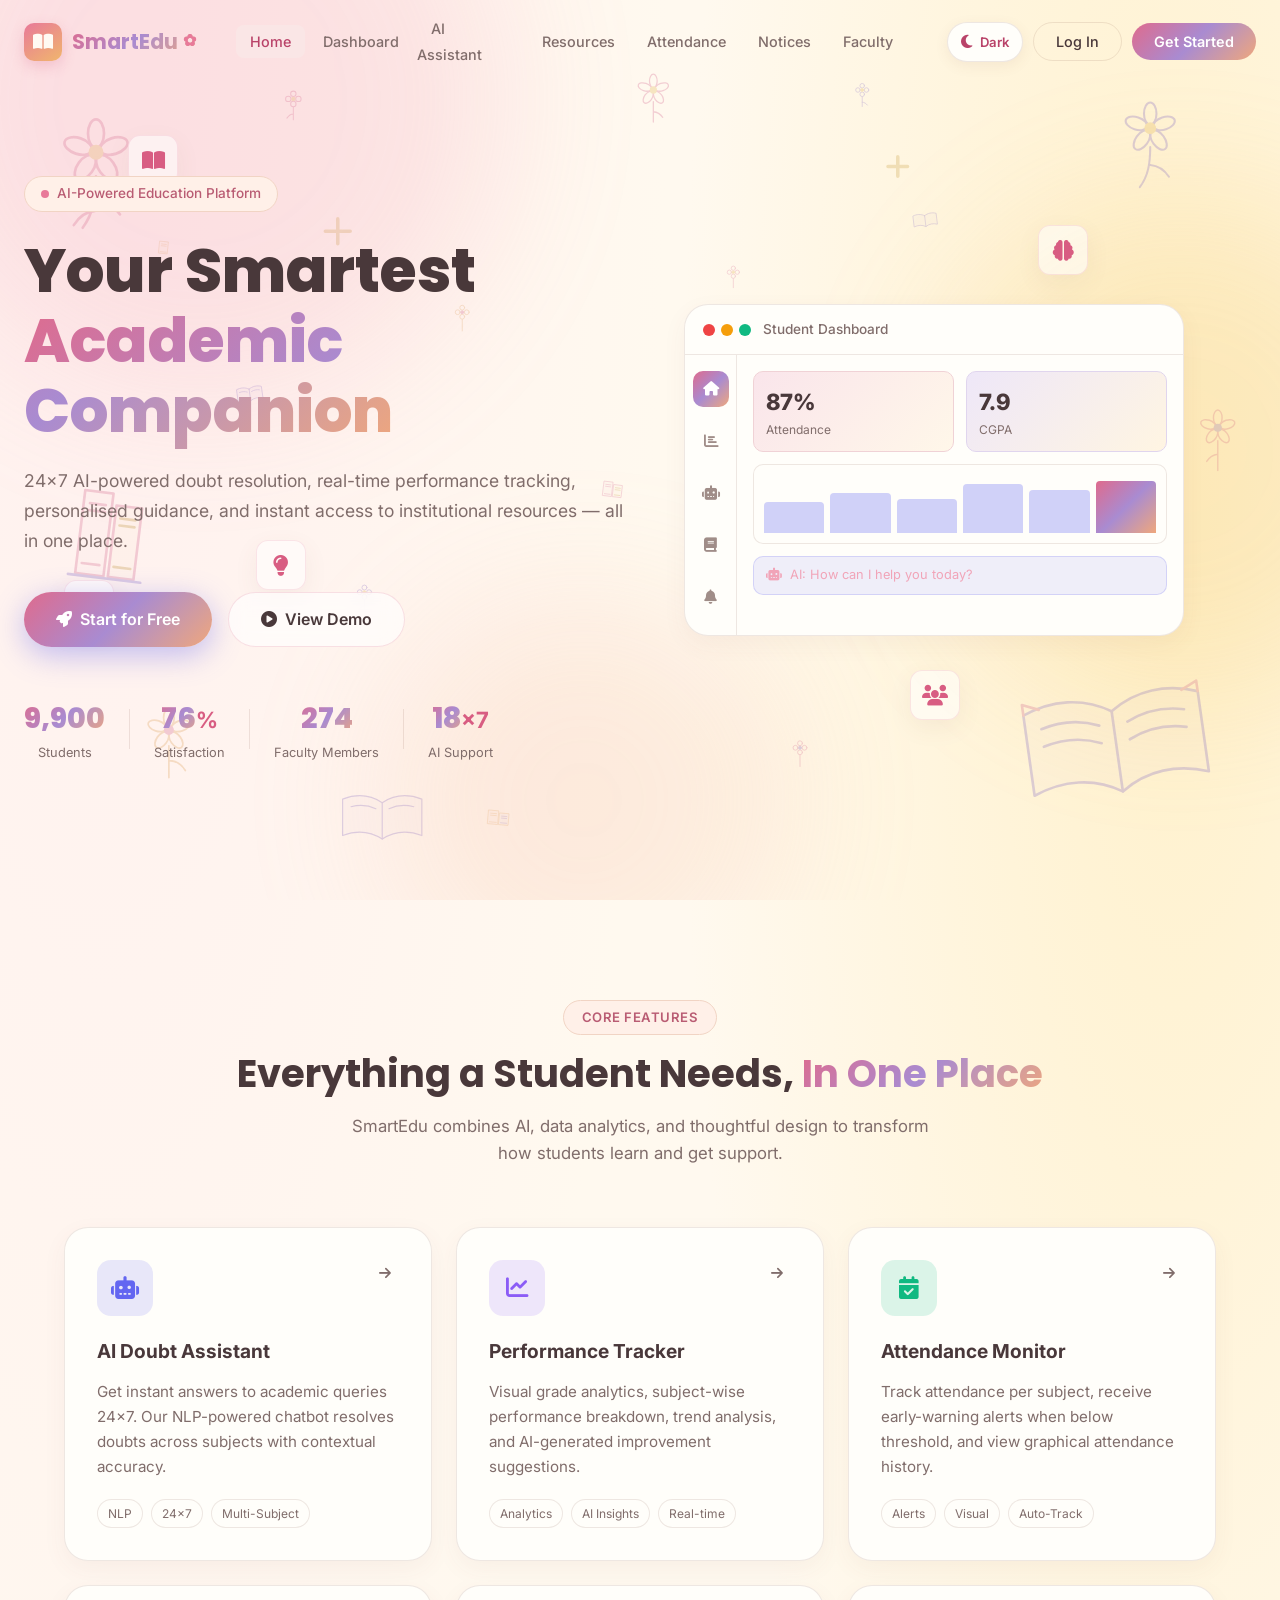
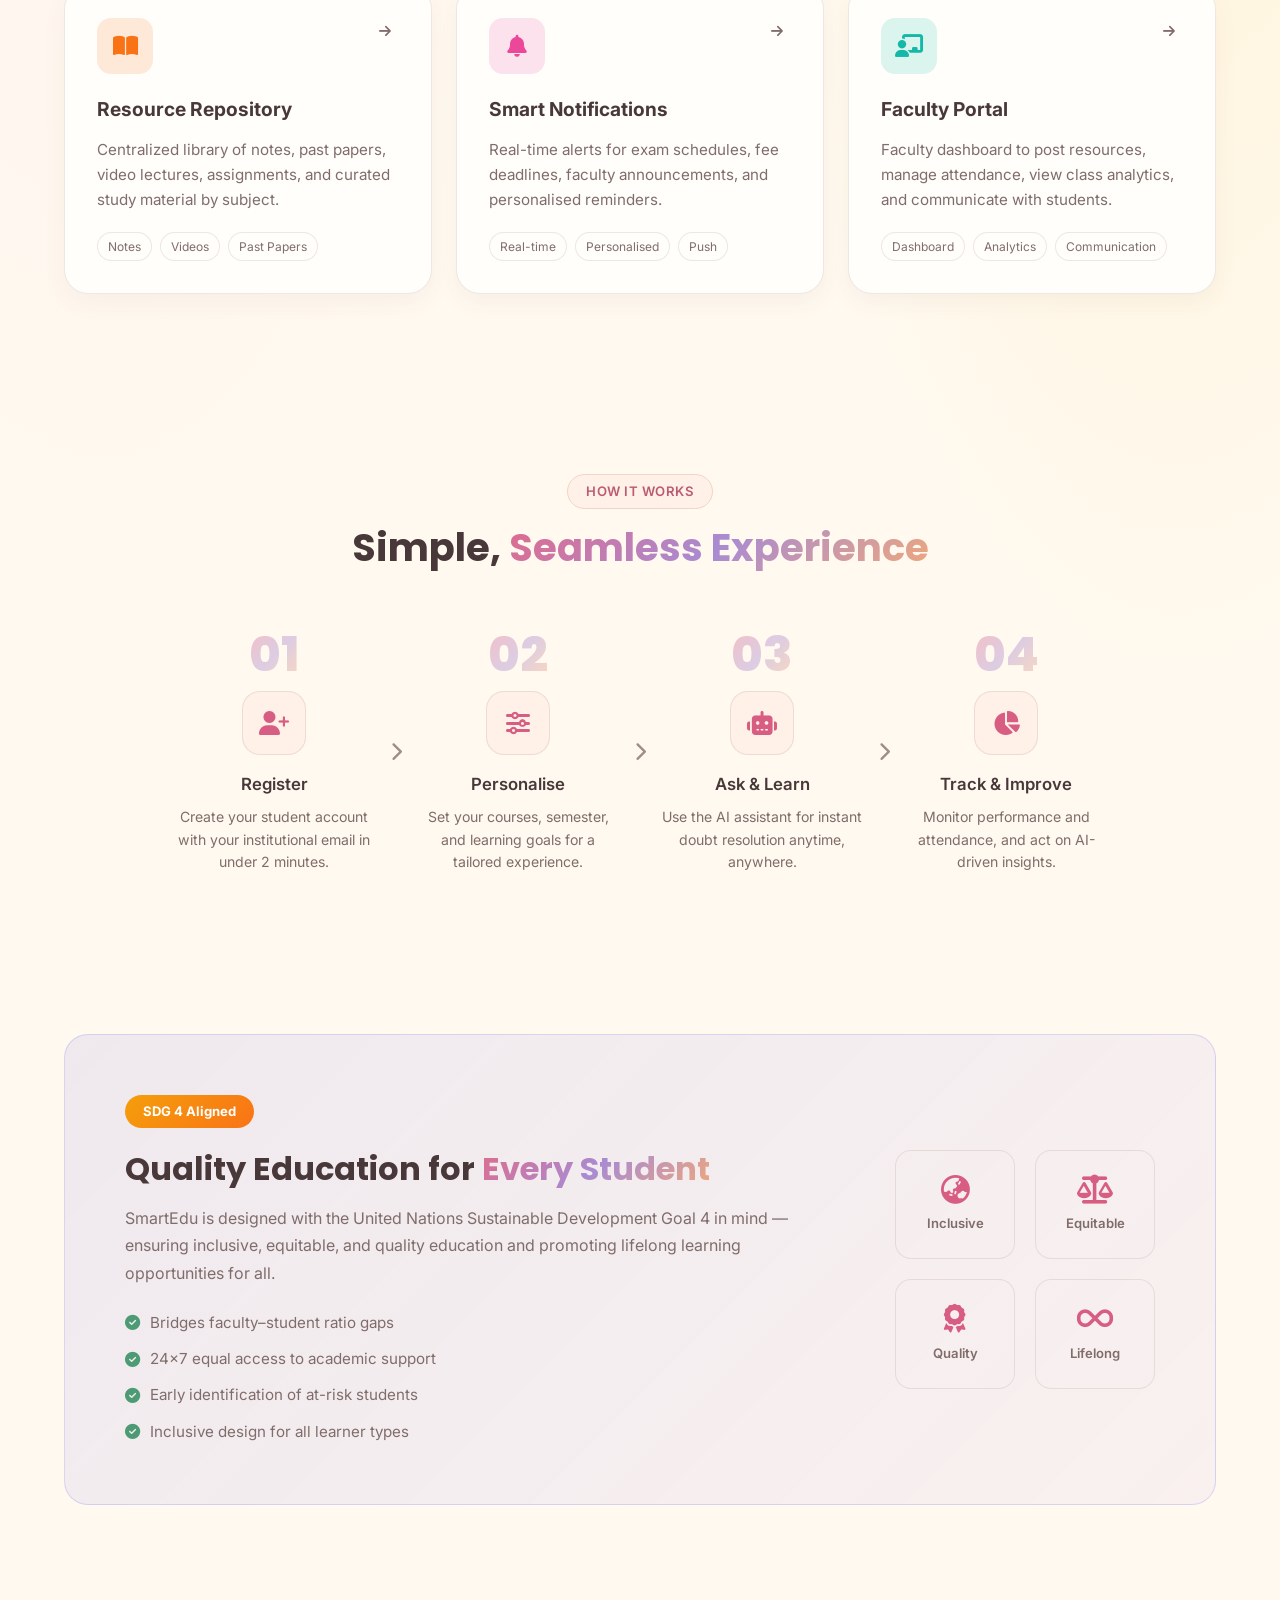
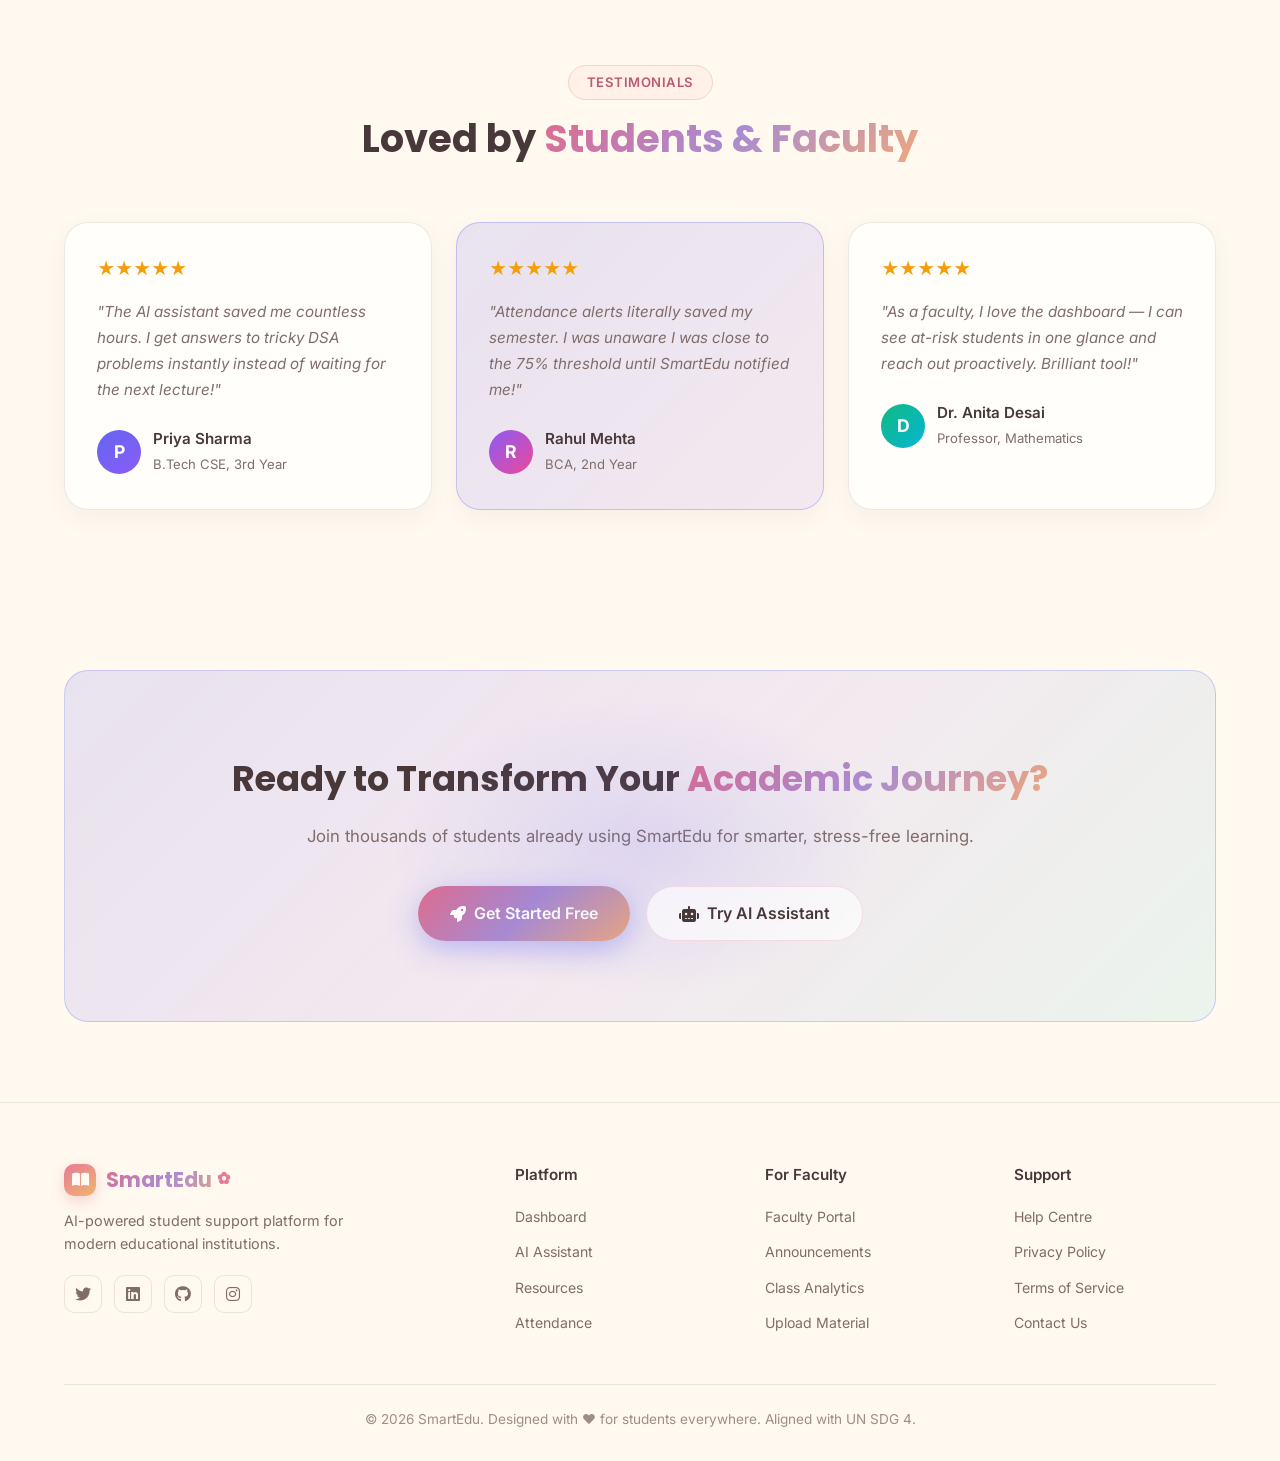
<file: index.html>
<!DOCTYPE html>
<html lang="en">
<head>
  <meta charset="UTF-8" />
  <meta name="viewport" content="width=device-width, initial-scale=1.0, viewport-fit=cover" />
  <title>SmartEdu — Student Support System</title>
  <link rel="stylesheet" href="css/styles.css" />
  <link rel="stylesheet" href="https://cdnjs.cloudflare.com/ajax/libs/font-awesome/6.5.0/css/all.min.css" />
  <link href="https://fonts.googleapis.com/css2?family=Inter:wght@300;400;500;600;700;800&family=Poppins:wght@300;400;500;600;700;800&display=swap" rel="stylesheet" />
</head>
<body>
  <!-- NAVBAR -->
  <nav class="navbar" id="navbar">
    <div class="nav-container">
      <a class="nav-brand" href="index.html">
        <div class="brand-icon"><i class="fas fa-book-open"></i></div>
        <span class="brand-name">SmartEdu</span>
      </a>
      <ul class="nav-links" id="navLinks">
        <li><a href="index.html" class="nav-link active">Home</a></li>
        <li><a href="dashboard.html" class="nav-link">Dashboard</a></li>
        <li><a href="chatbot.html" class="nav-link">AI Assistant</a></li>
        <li><a href="resources.html" class="nav-link">Resources</a></li>
        <li><a href="attendance.html" class="nav-link">Attendance</a></li>
        <li><a href="notices.html" class="nav-link">Notices</a></li>
        <li><a href="faculty.html" class="nav-link">Faculty</a></li>
      </ul>
      <div class="nav-actions">
        <button class="btn-ghost" onclick="window.location.href='login.html'">Log In</button>
        <button class="btn-primary" onclick="window.location.href='register.html'">Get Started</button>
        <button class="hamburger" id="hamburger" onclick="toggleMenu()">
          <span></span><span></span><span></span>
        </button>
      </div>
    </div>
  </nav>

  <!-- HERO SECTION -->
  <section class="hero">
    <div class="hero-bg">
      <div class="hero-blob blob-1"></div>
      <div class="hero-blob blob-2"></div>
      <div class="hero-blob blob-3"></div>
      <div class="floating-shapes">
        <div class="shape shape-1"><i class="fas fa-book-open"></i></div>
        <div class="shape shape-2"><i class="fas fa-brain"></i></div>
        <div class="shape shape-3"><i class="fas fa-chart-line"></i></div>
        <div class="shape shape-4"><i class="fas fa-users"></i></div>
        <div class="shape shape-5"><i class="fas fa-lightbulb"></i></div>
      </div>
    </div>
    <div class="hero-content">
      <div class="hero-badge">
        <span class="badge-dot"></span>
        AI-Powered Education Platform
      </div>
      <h1 class="hero-title">
        Your Smartest<br />
        <span class="gradient-text">Academic Companion</span>
      </h1>
      <p class="hero-subtitle">
        24×7 AI-powered doubt resolution, real-time performance tracking, personalised
        guidance, and instant access to institutional resources — all in one place.
      </p>
      <div class="hero-actions">
        <a href="register.html" class="btn-hero-primary">
          <i class="fas fa-rocket"></i> Start for Free
        </a>
        <a href="dashboard.html" class="btn-hero-secondary">
          <i class="fas fa-play-circle"></i> View Demo
        </a>
      </div>
      <div class="hero-stats">
        <div class="stat"><span class="stat-num" data-target="12500">0</span><span class="stat-label">Students</span></div>
        <div class="stat-divider"></div>
        <div class="stat"><span class="stat-num" data-target="98">0</span><span class="stat-plus">%</span><span class="stat-label">Satisfaction</span></div>
        <div class="stat-divider"></div>
        <div class="stat"><span class="stat-num" data-target="350">0</span><span class="stat-label">Faculty Members</span></div>
        <div class="stat-divider"></div>
        <div class="stat"><span class="stat-num" data-target="24">0</span><span class="stat-x">×7</span><span class="stat-label">AI Support</span></div>
      </div>
    </div>
    <div class="hero-visual">
      <div class="dashboard-preview">
        <div class="preview-header">
          <div class="preview-dots">
            <span class="dot red"></span><span class="dot yellow"></span><span class="dot green"></span>
          </div>
          <span class="preview-title">Student Dashboard</span>
        </div>
        <div class="preview-body">
          <div class="preview-sidebar">
            <div class="prev-menu active"><i class="fas fa-home"></i></div>
            <div class="prev-menu"><i class="fas fa-chart-bar"></i></div>
            <div class="prev-menu"><i class="fas fa-robot"></i></div>
            <div class="prev-menu"><i class="fas fa-book"></i></div>
            <div class="prev-menu"><i class="fas fa-bell"></i></div>
          </div>
          <div class="preview-main">
            <div class="prev-card blue">
              <span class="prev-card-val">87%</span>
              <span class="prev-card-lbl">Attendance</span>
            </div>
            <div class="prev-card purple">
              <span class="prev-card-val">7.9</span>
              <span class="prev-card-lbl">CGPA</span>
            </div>
            <div class="prev-chart">
              <div class="bar" style="height:55%"></div>
              <div class="bar" style="height:70%"></div>
              <div class="bar" style="height:60%"></div>
              <div class="bar" style="height:85%"></div>
              <div class="bar" style="height:75%"></div>
              <div class="bar active" style="height:90%"></div>
            </div>
            <div class="prev-ai">
              <i class="fas fa-robot"></i>
              <span>AI: How can I help you today?</span>
            </div>
          </div>
        </div>
      </div>
    </div>
  </section>

  <!-- FEATURES SECTION -->
  <section class="features-section" id="features">
    <div class="container">
      <div class="section-header">
        <div class="section-badge">Core Features</div>
        <h2 class="section-title">Everything a Student Needs, <span class="gradient-text">In One Place</span></h2>
        <p class="section-subtitle">SmartEdu combines AI, data analytics, and thoughtful design to transform how students learn and get support.</p>
      </div>
      <div class="features-grid">
        <div class="feature-card card-blue" onclick="window.location.href='chatbot.html'">
          <div class="feature-icon"><i class="fas fa-robot"></i></div>
          <h3>AI Doubt Assistant</h3>
          <p>Get instant answers to academic queries 24×7. Our NLP-powered chatbot resolves doubts across subjects with contextual accuracy.</p>
          <div class="feature-tags">
            <span class="tag">NLP</span><span class="tag">24×7</span><span class="tag">Multi-Subject</span>
          </div>
          <div class="feature-arrow"><i class="fas fa-arrow-right"></i></div>
        </div>
        <div class="feature-card card-purple" onclick="window.location.href='dashboard.html'">
          <div class="feature-icon"><i class="fas fa-chart-line"></i></div>
          <h3>Performance Tracker</h3>
          <p>Visual grade analytics, subject-wise performance breakdown, trend analysis, and AI-generated improvement suggestions.</p>
          <div class="feature-tags">
            <span class="tag">Analytics</span><span class="tag">AI Insights</span><span class="tag">Real-time</span>
          </div>
          <div class="feature-arrow"><i class="fas fa-arrow-right"></i></div>
        </div>
        <div class="feature-card card-green" onclick="window.location.href='attendance.html'">
          <div class="feature-icon"><i class="fas fa-calendar-check"></i></div>
          <h3>Attendance Monitor</h3>
          <p>Track attendance per subject, receive early-warning alerts when below threshold, and view graphical attendance history.</p>
          <div class="feature-tags">
            <span class="tag">Alerts</span><span class="tag">Visual</span><span class="tag">Auto-Track</span>
          </div>
          <div class="feature-arrow"><i class="fas fa-arrow-right"></i></div>
        </div>
        <div class="feature-card card-orange" onclick="window.location.href='resources.html'">
          <div class="feature-icon"><i class="fas fa-book-open"></i></div>
          <h3>Resource Repository</h3>
          <p>Centralized library of notes, past papers, video lectures, assignments, and curated study material by subject.</p>
          <div class="feature-tags">
            <span class="tag">Notes</span><span class="tag">Videos</span><span class="tag">Past Papers</span>
          </div>
          <div class="feature-arrow"><i class="fas fa-arrow-right"></i></div>
        </div>
        <div class="feature-card card-pink" onclick="window.location.href='notices.html'">
          <div class="feature-icon"><i class="fas fa-bell"></i></div>
          <h3>Smart Notifications</h3>
          <p>Real-time alerts for exam schedules, fee deadlines, faculty announcements, and personalised reminders.</p>
          <div class="feature-tags">
            <span class="tag">Real-time</span><span class="tag">Personalised</span><span class="tag">Push</span>
          </div>
          <div class="feature-arrow"><i class="fas fa-arrow-right"></i></div>
        </div>
        <div class="feature-card card-teal" onclick="window.location.href='faculty.html'">
          <div class="feature-icon"><i class="fas fa-chalkboard-teacher"></i></div>
          <h3>Faculty Portal</h3>
          <p>Faculty dashboard to post resources, manage attendance, view class analytics, and communicate with students.</p>
          <div class="feature-tags">
            <span class="tag">Dashboard</span><span class="tag">Analytics</span><span class="tag">Communication</span>
          </div>
          <div class="feature-arrow"><i class="fas fa-arrow-right"></i></div>
        </div>
      </div>
    </div>
  </section>

  <!-- HOW IT WORKS -->
  <section class="how-section">
    <div class="container">
      <div class="section-header">
        <div class="section-badge">How It Works</div>
        <h2 class="section-title">Simple, <span class="gradient-text">Seamless Experience</span></h2>
      </div>
      <div class="steps-container">
        <div class="step">
          <div class="step-number">01</div>
          <div class="step-icon"><i class="fas fa-user-plus"></i></div>
          <h3>Register</h3>
          <p>Create your student account with your institutional email in under 2 minutes.</p>
        </div>
        <div class="step-connector"><i class="fas fa-chevron-right"></i></div>
        <div class="step">
          <div class="step-number">02</div>
          <div class="step-icon"><i class="fas fa-sliders-h"></i></div>
          <h3>Personalise</h3>
          <p>Set your courses, semester, and learning goals for a tailored experience.</p>
        </div>
        <div class="step-connector"><i class="fas fa-chevron-right"></i></div>
        <div class="step">
          <div class="step-number">03</div>
          <div class="step-icon"><i class="fas fa-robot"></i></div>
          <h3>Ask & Learn</h3>
          <p>Use the AI assistant for instant doubt resolution anytime, anywhere.</p>
        </div>
        <div class="step-connector"><i class="fas fa-chevron-right"></i></div>
        <div class="step">
          <div class="step-number">04</div>
          <div class="step-icon"><i class="fas fa-chart-pie"></i></div>
          <h3>Track & Improve</h3>
          <p>Monitor performance and attendance, and act on AI-driven insights.</p>
        </div>
      </div>
    </div>
  </section>

  <!-- SDG SECTION -->
  <section class="sdg-section">
    <div class="container">
      <div class="sdg-card">
        <div class="sdg-left">
          <div class="sdg-badge">SDG 4 Aligned</div>
          <h2>Quality Education for <span class="gradient-text">Every Student</span></h2>
          <p>SmartEdu is designed with the United Nations Sustainable Development Goal 4 in mind — ensuring inclusive, equitable, and quality education and promoting lifelong learning opportunities for all.</p>
          <ul class="sdg-list">
            <li><i class="fas fa-check-circle"></i> Bridges faculty–student ratio gaps</li>
            <li><i class="fas fa-check-circle"></i> 24×7 equal access to academic support</li>
            <li><i class="fas fa-check-circle"></i> Early identification of at-risk students</li>
            <li><i class="fas fa-check-circle"></i> Inclusive design for all learner types</li>
          </ul>
        </div>
        <div class="sdg-right">
          <div class="sdg-icon-grid">
            <div class="sdg-ico"><i class="fas fa-globe-asia"></i><span>Inclusive</span></div>
            <div class="sdg-ico"><i class="fas fa-balance-scale"></i><span>Equitable</span></div>
            <div class="sdg-ico"><i class="fas fa-award"></i><span>Quality</span></div>
            <div class="sdg-ico"><i class="fas fa-infinity"></i><span>Lifelong</span></div>
          </div>
        </div>
      </div>
    </div>
  </section>

  <!-- TESTIMONIALS -->
  <section class="testimonials-section">
    <div class="container">
      <div class="section-header">
        <div class="section-badge">Testimonials</div>
        <h2 class="section-title">Loved by <span class="gradient-text">Students & Faculty</span></h2>
      </div>
      <div class="testimonials-grid">
        <div class="testimonial-card">
          <div class="stars">★★★★★</div>
          <p>"The AI assistant saved me countless hours. I get answers to tricky DSA problems instantly instead of waiting for the next lecture!"</p>
          <div class="testimonial-author">
            <div class="author-avatar blue">P</div>
            <div><strong>Priya Sharma</strong><span>B.Tech CSE, 3rd Year</span></div>
          </div>
        </div>
        <div class="testimonial-card featured">
          <div class="stars">★★★★★</div>
          <p>"Attendance alerts literally saved my semester. I was unaware I was close to the 75% threshold until SmartEdu notified me!"</p>
          <div class="testimonial-author">
            <div class="author-avatar purple">R</div>
            <div><strong>Rahul Mehta</strong><span>BCA, 2nd Year</span></div>
          </div>
        </div>
        <div class="testimonial-card">
          <div class="stars">★★★★★</div>
          <p>"As a faculty, I love the dashboard — I can see at-risk students in one glance and reach out proactively. Brilliant tool!"</p>
          <div class="testimonial-author">
            <div class="author-avatar green">D</div>
            <div><strong>Dr. Anita Desai</strong><span>Professor, Mathematics</span></div>
          </div>
        </div>
      </div>
    </div>
  </section>

  <!-- CTA SECTION -->
  <section class="cta-section">
    <div class="container">
      <div class="cta-card">
        <div class="cta-glow"></div>
        <h2>Ready to Transform Your <span class="gradient-text">Academic Journey?</span></h2>
        <p>Join thousands of students already using SmartEdu for smarter, stress-free learning.</p>
        <div class="cta-actions">
          <a href="register.html" class="btn-hero-primary"><i class="fas fa-rocket"></i> Get Started Free</a>
          <a href="chatbot.html" class="btn-hero-secondary"><i class="fas fa-robot"></i> Try AI Assistant</a>
        </div>
      </div>
    </div>
  </section>

  <!-- FOOTER -->
  <footer class="footer">
    <div class="container">
      <div class="footer-grid">
        <div class="footer-brand">
          <a class="nav-brand" href="index.html">
            <div class="brand-icon small"><i class="fas fa-book-open"></i></div>
            <span class="brand-name">SmartEdu</span>
          </a>
          <p>AI-powered student support platform for modern educational institutions.</p>
          <div class="social-links">
            <a href="#"><i class="fab fa-twitter"></i></a>
            <a href="#"><i class="fab fa-linkedin"></i></a>
            <a href="#"><i class="fab fa-github"></i></a>
            <a href="#"><i class="fab fa-instagram"></i></a>
          </div>
        </div>
        <div class="footer-col">
          <h4>Platform</h4>
          <ul>
            <li><a href="dashboard.html">Dashboard</a></li>
            <li><a href="chatbot.html">AI Assistant</a></li>
            <li><a href="resources.html">Resources</a></li>
            <li><a href="attendance.html">Attendance</a></li>
          </ul>
        </div>
        <div class="footer-col">
          <h4>For Faculty</h4>
          <ul>
            <li><a href="faculty.html">Faculty Portal</a></li>
            <li><a href="notices.html">Announcements</a></li>
            <li><a href="#">Class Analytics</a></li>
            <li><a href="#">Upload Material</a></li>
          </ul>
        </div>
        <div class="footer-col">
          <h4>Support</h4>
          <ul>
            <li><a href="#">Help Centre</a></li>
            <li><a href="#">Privacy Policy</a></li>
            <li><a href="#">Terms of Service</a></li>
            <li><a href="#">Contact Us</a></li>
          </ul>
        </div>
      </div>
      <div class="footer-bottom">
        <p>© 2026 SmartEdu. Designed with ❤️ for students everywhere. Aligned with UN SDG 4.</p>
      </div>
    </div>
  </footer>

  <script src="js/main.js"></script>
</body>
</html>
</file>
<file: css/styles.css>
:root {
  --primary: #d85d82;
  --primary-dark: #b94369;
  --primary-light: #f1a4b8;
  --secondary: #ee9c79;
  --purple: #9279c8;
  --accent: #e4b83f;
  --success: #4d9b75;
  --warning: #d49d32;
  --danger: #d65c60;
  --pink: #e47b9b;
  --teal: #65a895;
  --orange: #dc8a55;
  --bg: #fff9ef;
  --bg-card: #fffefa;
  --bg-card2: #fff1d3;
  --surface: #fff0e8;
  --border: rgba(125,77,67,0.13);
  --text: #49383a;
  --text-muted: #806d6b;
  --text-dim: #a08d88;
  --gradient: linear-gradient(135deg, #df6b8d, #a98bd1, #efa77c);
  --gradient2: linear-gradient(135deg, #a98bd1, #f0b66d);
  --gradient3: linear-gradient(135deg, #7caf8a, #d8bd62);
  --shadow: 0 10px 28px rgba(130,79,67,0.10);
  --shadow-lg: 0 22px 56px rgba(130,79,67,0.15);
  --radius: 16px;
  --radius-sm: 10px;
  --radius-lg: 24px;
  --transition: all 0.3s cubic-bezier(0.4,0,0.2,1);
}

* { margin: 0; padding: 0; box-sizing: border-box; }
html { scroll-behavior: smooth; }
body { font-family: 'Inter', sans-serif; background: var(--bg); color: var(--text); overflow-x: hidden; line-height: 1.6; }
a { text-decoration: none; color: inherit; }
ul { list-style: none; }
::-webkit-scrollbar { width: 6px; }
::-webkit-scrollbar-track { background: var(--bg); }
::-webkit-scrollbar-thumb { background: var(--primary); border-radius: 3px; }
.container { max-width: 1200px; margin: 0 auto; padding: 0 24px; }
.btn-primary { background: var(--gradient); color: #fff; border: none; padding: 10px 22px; border-radius: 50px; font-size: 0.9rem; font-weight: 600; cursor: pointer; transition: var(--transition); font-family: 'Inter', sans-serif; }
.btn-primary:hover { transform: translateY(-2px); box-shadow: 0 8px 20px rgba(99,102,241,0.4); }
.btn-ghost { background: transparent; color: var(--text); border: 1px solid var(--border); padding: 10px 22px; border-radius: 50px; font-size: 0.9rem; font-weight: 500; cursor: pointer; transition: var(--transition); font-family: 'Inter', sans-serif; }
.btn-ghost:hover { background: var(--surface); border-color: var(--primary); color: var(--primary); }
.btn-hero-primary { display: inline-flex; align-items: center; gap: 8px; background: var(--gradient); color: #fff; padding: 14px 32px; border-radius: 50px; font-size: 1rem; font-weight: 600; transition: var(--transition); box-shadow: 0 8px 30px rgba(99,102,241,0.4); }
.btn-hero-primary:hover { transform: translateY(-3px); box-shadow: 0 12px 40px rgba(99,102,241,0.5); }
.btn-hero-secondary { display: inline-flex; align-items: center; gap: 8px; background: rgba(255,255,255,0.08); color: var(--text); padding: 14px 32px; border-radius: 50px; font-size: 1rem; font-weight: 600; border: 1px solid var(--border); transition: var(--transition); backdrop-filter: blur(10px); }
.btn-hero-secondary:hover { background: rgba(255,255,255,0.14); transform: translateY(-3px); }

/* NAVBAR */
.navbar { position: fixed; top: 0; left: 0; right: 0; z-index: 1000; padding: 16px 0; transition: var(--transition); }
.navbar.scrolled { background: rgba(15,15,26,0.95); backdrop-filter: blur(20px); border-bottom: 1px solid var(--border); padding: 12px 0; }
.nav-container { max-width: 1300px; margin: 0 auto; padding: 0 24px; display: flex; align-items: center; gap: 40px; }
.nav-brand { display: flex; align-items: center; gap: 10px; font-family: 'Poppins', sans-serif; }
.brand-icon { width: 38px; height: 38px; background: var(--gradient); border-radius: 10px; display: flex; align-items: center; justify-content: center; font-size: 1.1rem; color: #fff; box-shadow: 0 4px 15px rgba(99,102,241,0.4); }
.brand-icon.small { width: 32px; height: 32px; font-size: 0.95rem; }
.brand-name { font-size: 1.3rem; font-weight: 700; background: var(--gradient); -webkit-background-clip: text; -webkit-text-fill-color: transparent; }
.nav-links { display: flex; align-items: center; gap: 4px; flex: 1; }
.nav-link { padding: 8px 14px; border-radius: 8px; font-size: 0.9rem; font-weight: 500; color: var(--text-muted); transition: var(--transition); }
.nav-link:hover, .nav-link.active { color: var(--text); background: rgba(255,255,255,0.08); }
.nav-actions { display: flex; align-items: center; gap: 10px; }
.hamburger { display: none; flex-direction: column; gap: 5px; background: none; border: none; cursor: pointer; padding: 8px; }
.hamburger span { display: block; width: 22px; height: 2px; background: var(--text); border-radius: 2px; transition: var(--transition); }

/* HERO */
.hero { min-height: 100vh; display: flex; align-items: center; position: relative; padding: 120px 24px 80px; max-width: 1300px; margin: 0 auto; gap: 60px; }
.hero-bg { position: fixed; inset: 0; z-index: -1; overflow: hidden; }
.hero-blob { position: absolute; border-radius: 50%; filter: blur(80px); opacity: 0.15; animation: blob-float 8s ease-in-out infinite; }
.blob-1 { width: 600px; height: 600px; background: var(--primary); top: -200px; left: -100px; animation-delay: 0s; }
.blob-2 { width: 500px; height: 500px; background: var(--secondary); top: 200px; right: -150px; animation-delay: 3s; }
.blob-3 { width: 400px; height: 400px; background: var(--accent); bottom: -100px; left: 30%; animation-delay: 6s; }
@keyframes blob-float { 0%, 100% { transform: translate(0,0) scale(1); } 33% { transform: translate(20px,-20px) scale(1.05); } 66% { transform: translate(-15px,15px) scale(0.95); } }
.floating-shapes { position: absolute; inset: 0; pointer-events: none; }
.shape { position: absolute; width: 50px; height: 50px; background: rgba(255,255,255,0.04); border: 1px solid rgba(255,255,255,0.08); border-radius: 12px; display: flex; align-items: center; justify-content: center; font-size: 1.3rem; color: var(--primary-light); animation: shape-float 6s ease-in-out infinite; }
.shape-1 { top: 15%; left: 10%; animation-delay: 0s; }
.shape-2 { top: 25%; right: 15%; animation-delay: 1s; }
.shape-3 { bottom: 30%; left: 5%; animation-delay: 2s; }
.shape-4 { bottom: 20%; right: 25%; animation-delay: 3s; }
.shape-5 { top: 60%; left: 20%; animation-delay: 1.5s; }
@keyframes shape-float { 0%, 100% { transform: translateY(0) rotate(0deg); } 50% { transform: translateY(-15px) rotate(10deg); } }
.hero-content { flex: 1; max-width: 600px; }
.hero-badge { display: inline-flex; align-items: center; gap: 8px; background: rgba(99,102,241,0.15); border: 1px solid rgba(99,102,241,0.3); color: var(--primary-light); padding: 6px 16px; border-radius: 50px; font-size: 0.85rem; font-weight: 500; margin-bottom: 24px; }
.badge-dot { width: 8px; height: 8px; background: var(--primary-light); border-radius: 50%; animation: pulse 2s ease-in-out infinite; }
@keyframes pulse { 0%, 100% { opacity: 1; transform: scale(1); } 50% { opacity: 0.5; transform: scale(0.8); } }
.hero-title { font-family: 'Poppins', sans-serif; font-size: clamp(2.5rem, 5vw, 3.8rem); font-weight: 800; line-height: 1.15; margin-bottom: 20px; }
.gradient-text { background: var(--gradient); -webkit-background-clip: text; -webkit-text-fill-color: transparent; background-clip: text; }
.hero-subtitle { font-size: 1.1rem; color: var(--text-muted); line-height: 1.7; margin-bottom: 36px; }
.hero-actions { display: flex; gap: 16px; flex-wrap: wrap; margin-bottom: 48px; }
.hero-stats { display: flex; align-items: center; gap: 24px; flex-wrap: wrap; }
.stat { text-align: center; }
.stat-num { font-size: 1.8rem; font-weight: 800; font-family: 'Poppins', sans-serif; background: var(--gradient); -webkit-background-clip: text; -webkit-text-fill-color: transparent; }
.stat-plus, .stat-x { font-size: 1.4rem; font-weight: 700; color: var(--primary); }
.stat-label { display: block; font-size: 0.8rem; color: var(--text-muted); margin-top: 2px; }
.stat-divider { width: 1px; height: 40px; background: var(--border); }
.hero-visual { flex: 1; max-width: 500px; }
.dashboard-preview { background: var(--bg-card); border: 1px solid var(--border); border-radius: var(--radius-lg); overflow: hidden; box-shadow: var(--shadow-lg); animation: float-preview 4s ease-in-out infinite; }
@keyframes float-preview { 0%, 100% { transform: translateY(0); } 50% { transform: translateY(-10px); } }
.preview-header { display: flex; align-items: center; gap: 12px; padding: 14px 18px; background: rgba(255,255,255,0.03); border-bottom: 1px solid var(--border); }
.preview-dots { display: flex; gap: 6px; }
.dot { width: 12px; height: 12px; border-radius: 50%; }
.dot.red { background: #ef4444; }
.dot.yellow { background: #f59e0b; }
.dot.green { background: #10b981; }
.preview-title { font-size: 0.85rem; color: var(--text-muted); font-weight: 500; }
.preview-body { display: flex; height: 280px; }
.preview-sidebar { width: 52px; background: rgba(255,255,255,0.02); border-right: 1px solid var(--border); display: flex; flex-direction: column; align-items: center; padding: 16px 0; gap: 16px; }
.prev-menu { width: 36px; height: 36px; border-radius: 10px; display: flex; align-items: center; justify-content: center; font-size: 0.9rem; color: var(--text-dim); cursor: pointer; transition: var(--transition); }
.prev-menu.active { background: var(--gradient); color: #fff; }
.preview-main { flex: 1; padding: 16px; display: grid; grid-template-columns: 1fr 1fr; gap: 12px; align-content: start; }
.prev-card { border-radius: var(--radius-sm); padding: 12px; display: flex; flex-direction: column; }
.prev-card.blue { background: linear-gradient(135deg, rgba(99,102,241,0.3), rgba(99,102,241,0.1)); border: 1px solid rgba(99,102,241,0.2); }
.prev-card.purple { background: linear-gradient(135deg, rgba(139,92,246,0.3), rgba(139,92,246,0.1)); border: 1px solid rgba(139,92,246,0.2); }
.prev-card-val { font-size: 1.4rem; font-weight: 800; color: #fff; }
.prev-card-lbl { font-size: 0.75rem; color: var(--text-muted); }
.prev-chart { grid-column: 1 / -1; background: rgba(255,255,255,0.03); border-radius: var(--radius-sm); border: 1px solid var(--border); padding: 10px; display: flex; align-items: flex-end; gap: 6px; height: 80px; }
.bar { flex: 1; background: rgba(99,102,241,0.3); border-radius: 4px 4px 0 0; transition: var(--transition); }
.bar.active { background: var(--gradient); }
.prev-ai { grid-column: 1 / -1; display: flex; align-items: center; gap: 8px; background: rgba(99,102,241,0.1); border: 1px solid rgba(99,102,241,0.2); border-radius: var(--radius-sm); padding: 8px 12px; font-size: 0.8rem; color: var(--primary-light); }

/* SECTION HEADERS */
.section-header { text-align: center; margin-bottom: 60px; }
.section-badge { display: inline-block; background: rgba(99,102,241,0.15); border: 1px solid rgba(99,102,241,0.3); color: var(--primary-light); padding: 6px 18px; border-radius: 50px; font-size: 0.82rem; font-weight: 600; letter-spacing: 0.5px; text-transform: uppercase; margin-bottom: 16px; }
.section-title { font-family: 'Poppins', sans-serif; font-size: clamp(1.8rem, 3vw, 2.6rem); font-weight: 700; line-height: 1.2; margin-bottom: 16px; }
.section-subtitle { font-size: 1.05rem; color: var(--text-muted); max-width: 600px; margin: 0 auto; }

/* FEATURES */
.features-section { padding: 100px 0; }
.features-grid { display: grid; grid-template-columns: repeat(auto-fit, minmax(340px, 1fr)); gap: 24px; }
.feature-card { background: var(--bg-card); border: 1px solid var(--border); border-radius: var(--radius-lg); padding: 32px; position: relative; overflow: hidden; cursor: pointer; transition: var(--transition); }
.feature-card::before { content: ''; position: absolute; top: 0; left: 0; right: 0; height: 3px; opacity: 0; transition: var(--transition); }
.feature-card:hover { transform: translateY(-6px); box-shadow: var(--shadow); }
.feature-card:hover::before { opacity: 1; }
.card-blue::before { background: linear-gradient(90deg, #6366f1, #8b5cf6); }
.card-purple::before { background: linear-gradient(90deg, #8b5cf6, #ec4899); }
.card-green::before { background: linear-gradient(90deg, #10b981, #06b6d4); }
.card-orange::before { background: linear-gradient(90deg, #f97316, #f59e0b); }
.card-pink::before { background: linear-gradient(90deg, #ec4899, #8b5cf6); }
.card-teal::before { background: linear-gradient(90deg, #14b8a6, #06b6d4); }
.feature-icon { width: 56px; height: 56px; border-radius: 14px; display: flex; align-items: center; justify-content: center; font-size: 1.4rem; margin-bottom: 20px; transition: var(--transition); }
.card-blue .feature-icon { background: rgba(99,102,241,0.15); color: #6366f1; }
.card-purple .feature-icon { background: rgba(139,92,246,0.15); color: #8b5cf6; }
.card-green .feature-icon { background: rgba(16,185,129,0.15); color: #10b981; }
.card-orange .feature-icon { background: rgba(249,115,22,0.15); color: #f97316; }
.card-pink .feature-icon { background: rgba(236,72,153,0.15); color: #ec4899; }
.card-teal .feature-icon { background: rgba(20,184,166,0.15); color: #14b8a6; }
.feature-card:hover .feature-icon { transform: scale(1.1) rotate(5deg); }
.feature-card h3 { font-size: 1.2rem; font-weight: 700; margin-bottom: 12px; }
.feature-card p { color: var(--text-muted); font-size: 0.95rem; line-height: 1.65; margin-bottom: 20px; }
.feature-tags { display: flex; gap: 8px; flex-wrap: wrap; }
.tag { background: rgba(255,255,255,0.06); border: 1px solid var(--border); padding: 4px 10px; border-radius: 50px; font-size: 0.75rem; color: var(--text-muted); }
.feature-arrow { position: absolute; top: 28px; right: 28px; width: 36px; height: 36px; background: rgba(255,255,255,0.06); border-radius: 50%; display: flex; align-items: center; justify-content: center; font-size: 0.85rem; color: var(--text-muted); transition: var(--transition); }
.feature-card:hover .feature-arrow { background: var(--primary); color: #fff; transform: rotate(-45deg); }

/* HOW IT WORKS */
.how-section { padding: 80px 0; background: rgba(255,255,255,0.02); }
.steps-container { display: flex; align-items: center; justify-content: center; gap: 16px; flex-wrap: wrap; }
.step { display: flex; flex-direction: column; align-items: center; text-align: center; max-width: 200px; position: relative; }
.step-number { font-size: 3rem; font-weight: 800; font-family: 'Poppins', sans-serif; background: var(--gradient); -webkit-background-clip: text; -webkit-text-fill-color: transparent; line-height: 1; margin-bottom: 12px; opacity: 0.4; }
.step-icon { width: 64px; height: 64px; background: var(--surface); border: 1px solid var(--border); border-radius: 18px; display: flex; align-items: center; justify-content: center; font-size: 1.5rem; color: var(--primary); margin-bottom: 16px; transition: var(--transition); }
.step:hover .step-icon { background: var(--gradient); color: #fff; transform: scale(1.1); border-color: transparent; }
.step h3 { font-size: 1.05rem; font-weight: 600; margin-bottom: 8px; }
.step p { font-size: 0.88rem; color: var(--text-muted); }
.step-connector { font-size: 1.2rem; color: var(--text-dim); flex-shrink: 0; }

/* SDG SECTION */
.sdg-section { padding: 80px 0; }
.sdg-card { background: linear-gradient(135deg, rgba(99,102,241,0.1), rgba(139,92,246,0.05)); border: 1px solid rgba(99,102,241,0.2); border-radius: var(--radius-lg); padding: 60px; display: flex; gap: 60px; align-items: center; }
.sdg-left { flex: 1; }
.sdg-badge { display: inline-block; background: linear-gradient(135deg, #f59e0b, #f97316); color: #fff; padding: 6px 18px; border-radius: 50px; font-size: 0.82rem; font-weight: 700; margin-bottom: 20px; }
.sdg-left h2 { font-family: 'Poppins', sans-serif; font-size: 2rem; font-weight: 700; margin-bottom: 16px; line-height: 1.3; }
.sdg-left p { color: var(--text-muted); font-size: 1rem; margin-bottom: 24px; line-height: 1.7; }
.sdg-list { display: flex; flex-direction: column; gap: 12px; }
.sdg-list li { display: flex; align-items: center; gap: 10px; color: var(--text-muted); font-size: 0.95rem; }
.sdg-list li i { color: var(--success); flex-shrink: 0; }
.sdg-right { flex-shrink: 0; }
.sdg-icon-grid { display: grid; grid-template-columns: 1fr 1fr; gap: 20px; }
.sdg-ico { display: flex; flex-direction: column; align-items: center; gap: 10px; background: rgba(255,255,255,0.04); border: 1px solid var(--border); border-radius: var(--radius); padding: 24px; min-width: 120px; transition: var(--transition); }
.sdg-ico:hover { background: rgba(99,102,241,0.1); border-color: var(--primary); transform: scale(1.05); }
.sdg-ico i { font-size: 1.8rem; color: var(--primary); }
.sdg-ico span { font-size: 0.82rem; font-weight: 600; color: var(--text-muted); }

/* TESTIMONIALS */
.testimonials-section { padding: 80px 0; }
.testimonials-grid { display: grid; grid-template-columns: repeat(auto-fit, minmax(300px, 1fr)); gap: 24px; }
.testimonial-card { background: var(--bg-card); border: 1px solid var(--border); border-radius: var(--radius-lg); padding: 32px; transition: var(--transition); }
.testimonial-card:hover { transform: translateY(-4px); box-shadow: var(--shadow); }
.testimonial-card.featured { background: linear-gradient(135deg, rgba(99,102,241,0.15), rgba(139,92,246,0.1)); border-color: rgba(99,102,241,0.3); }
.stars { font-size: 1.1rem; color: #f59e0b; margin-bottom: 16px; }
.testimonial-card p { color: var(--text-muted); font-size: 0.95rem; line-height: 1.7; margin-bottom: 24px; font-style: italic; }
.testimonial-author { display: flex; align-items: center; gap: 12px; }
.author-avatar { width: 44px; height: 44px; border-radius: 50%; display: flex; align-items: center; justify-content: center; font-weight: 700; font-size: 1.1rem; flex-shrink: 0; }
.author-avatar.blue { background: linear-gradient(135deg, #6366f1, #8b5cf6); color: #fff; }
.author-avatar.purple { background: linear-gradient(135deg, #8b5cf6, #ec4899); color: #fff; }
.author-avatar.green { background: linear-gradient(135deg, #10b981, #06b6d4); color: #fff; }
.testimonial-author strong { display: block; font-size: 0.95rem; font-weight: 600; }
.testimonial-author span { font-size: 0.82rem; color: var(--text-muted); }

/* CTA */
.cta-section { padding: 80px 0; }
.cta-card { background: linear-gradient(135deg, rgba(99,102,241,0.15), rgba(139,92,246,0.1), rgba(6,182,212,0.08)); border: 1px solid rgba(99,102,241,0.25); border-radius: var(--radius-lg); padding: 80px 60px; text-align: center; position: relative; overflow: hidden; }
.cta-glow { position: absolute; top: 50%; left: 50%; transform: translate(-50%, -50%); width: 500px; height: 300px; background: radial-gradient(ellipse, rgba(99,102,241,0.15) 0%, transparent 70%); pointer-events: none; }
.cta-card h2 { font-family: 'Poppins', sans-serif; font-size: 2.2rem; font-weight: 700; margin-bottom: 16px; }
.cta-card p { color: var(--text-muted); font-size: 1.05rem; margin-bottom: 36px; }
.cta-actions { display: flex; justify-content: center; gap: 16px; flex-wrap: wrap; }

/* FOOTER */
.footer { background: rgba(255,255,255,0.02); border-top: 1px solid var(--border); padding: 60px 0 30px; }
.footer-grid { display: grid; grid-template-columns: 2fr 1fr 1fr 1fr; gap: 48px; margin-bottom: 48px; }
.footer-brand p { color: var(--text-muted); font-size: 0.9rem; margin: 12px 0 20px; line-height: 1.6; max-width: 280px; }
.social-links { display: flex; gap: 12px; }
.social-links a { width: 38px; height: 38px; background: rgba(255,255,255,0.06); border: 1px solid var(--border); border-radius: 10px; display: flex; align-items: center; justify-content: center; color: var(--text-muted); transition: var(--transition); }
.social-links a:hover { background: var(--primary); color: #fff; border-color: var(--primary); transform: translateY(-2px); }
.footer-col h4 { font-size: 0.95rem; font-weight: 600; margin-bottom: 16px; }
.footer-col ul { display: flex; flex-direction: column; gap: 10px; }
.footer-col ul li a { color: var(--text-muted); font-size: 0.88rem; transition: var(--transition); }
.footer-col ul li a:hover { color: var(--primary); }
.footer-bottom { border-top: 1px solid var(--border); padding-top: 24px; text-align: center; color: var(--text-dim); font-size: 0.85rem; }

/* PAGE LAYOUT */
.page-layout { display: flex; min-height: 100vh; padding-top: 70px; }
.sidebar { width: 260px; background: var(--bg-card); border-right: 1px solid var(--border); padding: 24px 16px; position: fixed; top: 70px; left: 0; bottom: 0; overflow-y: auto; z-index: 100; }
.sidebar-section { margin-bottom: 32px; }
.sidebar-label { font-size: 0.72rem; font-weight: 700; letter-spacing: 1px; text-transform: uppercase; color: var(--text-dim); padding: 0 12px; margin-bottom: 8px; }
.sidebar-link { display: flex; align-items: center; gap: 12px; padding: 10px 12px; border-radius: 10px; color: var(--text-muted); font-size: 0.9rem; font-weight: 500; transition: var(--transition); margin-bottom: 2px; cursor: pointer; }
.sidebar-link i { width: 20px; text-align: center; font-size: 0.95rem; }
.sidebar-link:hover, .sidebar-link.active { background: rgba(99,102,241,0.12); color: var(--text); }
.sidebar-link.active { color: var(--primary); }
.sidebar-badge { margin-left: auto; background: var(--danger); color: #fff; font-size: 0.7rem; font-weight: 700; padding: 2px 7px; border-radius: 50px; }
.main-content { flex: 1; margin-left: 260px; padding: 32px; }
.page-header { margin-bottom: 32px; }
.page-header h1 { font-family: 'Poppins', sans-serif; font-size: 1.8rem; font-weight: 700; margin-bottom: 6px; }
.page-header p { color: var(--text-muted); font-size: 0.95rem; }

/* CARDS */
.card { background: var(--bg-card); border: 1px solid var(--border); border-radius: var(--radius); padding: 24px; }
.card-sm { padding: 16px; border-radius: var(--radius-sm); }
.card-lg { padding: 32px; border-radius: var(--radius-lg); }
.stats-row { display: grid; grid-template-columns: repeat(auto-fit, minmax(200px, 1fr)); gap: 20px; margin-bottom: 28px; }
.stat-card { background: var(--bg-card); border: 1px solid var(--border); border-radius: var(--radius); padding: 24px; position: relative; overflow: hidden; transition: var(--transition); }
.stat-card:hover { transform: translateY(-3px); box-shadow: var(--shadow); }
.stat-card::before { content: ''; position: absolute; top: 0; left: 0; right: 0; height: 3px; }
.sc-blue::before { background: linear-gradient(90deg, #6366f1, #8b5cf6); }
.sc-green::before { background: linear-gradient(90deg, #10b981, #06b6d4); }
.sc-orange::before { background: linear-gradient(90deg, #f97316, #f59e0b); }
.sc-pink::before { background: linear-gradient(90deg, #ec4899, #8b5cf6); }
.sc-teal::before { background: linear-gradient(90deg, #14b8a6, #06b6d4); }
.stat-card-icon { width: 46px; height: 46px; border-radius: 12px; display: flex; align-items: center; justify-content: center; font-size: 1.1rem; margin-bottom: 16px; }
.sc-blue .stat-card-icon { background: rgba(99,102,241,0.15); color: #6366f1; }
.sc-green .stat-card-icon { background: rgba(16,185,129,0.15); color: #10b981; }
.sc-orange .stat-card-icon { background: rgba(249,115,22,0.15); color: #f97316; }
.sc-pink .stat-card-icon { background: rgba(236,72,153,0.15); color: #ec4899; }
.sc-teal .stat-card-icon { background: rgba(20,184,166,0.15); color: #14b8a6; }
.stat-card-val { font-size: 2rem; font-weight: 800; font-family: 'Poppins', sans-serif; margin-bottom: 4px; }
.stat-card-label { font-size: 0.85rem; color: var(--text-muted); font-weight: 500; }
.stat-card-change { font-size: 0.8rem; margin-top: 8px; }
.change-up { color: var(--success); }
.change-down { color: var(--danger); }
.grid-2 { display: grid; grid-template-columns: 1fr 1fr; gap: 24px; }
.grid-3 { display: grid; grid-template-columns: 1fr 1fr 1fr; gap: 24px; }
.mb-6 { margin-bottom: 24px; }

/* PROGRESS BARS */
.progress-bar { height: 8px; background: rgba(255,255,255,0.08); border-radius: 50px; overflow: hidden; margin-top: 8px; }
.progress-fill { height: 100%; border-radius: 50px; transition: width 1.2s cubic-bezier(0.4,0,0.2,1); }
.pf-blue { background: linear-gradient(90deg, #6366f1, #8b5cf6); }
.pf-green { background: linear-gradient(90deg, #10b981, #06b6d4); }
.pf-orange { background: linear-gradient(90deg, #f97316, #f59e0b); }
.pf-danger { background: linear-gradient(90deg, #ef4444, #f97316); }

/* CHATBOT */
.chat-container { display: flex; flex-direction: column; height: calc(100vh - 140px); background: var(--bg-card); border: 1px solid var(--border); border-radius: var(--radius-lg); overflow: hidden; }
.chat-header { display: flex; align-items: center; gap: 14px; padding: 20px 24px; background: rgba(255,255,255,0.03); border-bottom: 1px solid var(--border); }
.chat-ai-icon { width: 44px; height: 44px; background: var(--gradient); border-radius: 14px; display: flex; align-items: center; justify-content: center; font-size: 1.2rem; color: #fff; flex-shrink: 0; animation: ai-pulse 3s ease-in-out infinite; }
@keyframes ai-pulse { 0%, 100% { box-shadow: 0 0 0 0 rgba(99,102,241,0.4); } 50% { box-shadow: 0 0 0 8px rgba(99,102,241,0); } }
.chat-status { display: flex; align-items: center; gap: 6px; font-size: 0.82rem; color: var(--success); }
.status-dot { width: 8px; height: 8px; background: var(--success); border-radius: 50%; animation: pulse 2s infinite; }
.chat-messages { flex: 1; overflow-y: auto; padding: 24px; display: flex; flex-direction: column; gap: 16px; }
.message { display: flex; gap: 12px; max-width: 80%; }
.message.user { flex-direction: row-reverse; margin-left: auto; }
.msg-avatar { width: 36px; height: 36px; border-radius: 12px; display: flex; align-items: center; justify-content: center; font-size: 0.9rem; flex-shrink: 0; }
.msg-avatar.ai { background: var(--gradient); color: #fff; }
.msg-avatar.user { background: rgba(99,102,241,0.2); color: var(--primary); }
.msg-bubble { padding: 12px 16px; border-radius: 16px; font-size: 0.9rem; line-height: 1.6; }
.msg-bubble.ai { background: rgba(255,255,255,0.05); border: 1px solid var(--border); border-top-left-radius: 4px; }
.msg-bubble.user { background: var(--gradient); color: #fff; border-top-right-radius: 4px; }
.chat-input-area { padding: 20px 24px; border-top: 1px solid var(--border); background: rgba(255,255,255,0.02); }
.chat-input-row { display: flex; gap: 12px; align-items: flex-end; }
.chat-input { flex: 1; background: rgba(255,255,255,0.05); border: 1px solid var(--border); border-radius: 12px; padding: 12px 16px; color: var(--text); font-size: 0.9rem; font-family: 'Inter', sans-serif; resize: none; transition: var(--transition); outline: none; }
.chat-input:focus { border-color: var(--primary); background: rgba(99,102,241,0.06); }
.chat-send-btn { width: 44px; height: 44px; background: var(--gradient); border: none; border-radius: 12px; color: #fff; font-size: 1rem; cursor: pointer; transition: var(--transition); display: flex; align-items: center; justify-content: center; flex-shrink: 0; }
.chat-send-btn:hover { transform: scale(1.05); box-shadow: 0 4px 15px rgba(99,102,241,0.4); }
.chat-chips { display: flex; gap: 8px; flex-wrap: wrap; margin-bottom: 12px; }
.chip { background: rgba(99,102,241,0.12); border: 1px solid rgba(99,102,241,0.25); color: var(--primary-light); padding: 6px 14px; border-radius: 50px; font-size: 0.82rem; cursor: pointer; transition: var(--transition); }
.chip:hover { background: rgba(99,102,241,0.25); }
.typing-indicator { display: flex; gap: 4px; align-items: center; padding: 4px 0; }
.typing-dot { width: 8px; height: 8px; background: var(--text-dim); border-radius: 50%; animation: typing-bounce 1.2s ease-in-out infinite; }
.typing-dot:nth-child(2) { animation-delay: 0.2s; }
.typing-dot:nth-child(3) { animation-delay: 0.4s; }
@keyframes typing-bounce { 0%, 80%, 100% { transform: scale(0.6); opacity: 0.4; } 40% { transform: scale(1); opacity: 1; } }

/* ATTENDANCE */
.subject-list { display: flex; flex-direction: column; gap: 16px; }
.subject-item { background: var(--bg-card); border: 1px solid var(--border); border-radius: var(--radius); padding: 20px 24px; transition: var(--transition); }
.subject-item:hover { border-color: var(--primary); }
.subj-row { display: flex; align-items: center; justify-content: space-between; margin-bottom: 10px; }
.subj-name { font-weight: 600; font-size: 0.95rem; }
.subj-percent { font-weight: 700; font-size: 1.1rem; padding: 4px 12px; border-radius: 50px; font-family: 'Poppins', sans-serif; }
.att-good { color: var(--success); background: rgba(16,185,129,0.12); }
.att-warn { color: var(--warning); background: rgba(245,158,11,0.12); }
.att-danger { color: var(--danger); background: rgba(239,68,68,0.12); }
.subj-details { display: flex; gap: 16px; font-size: 0.82rem; color: var(--text-muted); margin-top: 8px; }

/* ALERTS */
.alert-banner { display: flex; align-items: flex-start; gap: 12px; padding: 16px 20px; border-radius: var(--radius-sm); margin-bottom: 20px; font-size: 0.9rem; }
.alert-warning { background: rgba(245,158,11,0.1); border: 1px solid rgba(245,158,11,0.3); color: #fbbf24; }
.alert-danger { background: rgba(239,68,68,0.1); border: 1px solid rgba(239,68,68,0.3); color: #f87171; }
.alert-success { background: rgba(16,185,129,0.1); border: 1px solid rgba(16,185,129,0.3); color: #34d399; }
.alert-banner i { flex-shrink: 0; margin-top: 1px; }

/* NOTICES */
.notice-card { background: var(--bg-card); border: 1px solid var(--border); border-radius: var(--radius); padding: 20px 24px; transition: var(--transition); display: flex; gap: 16px; align-items: flex-start; }
.notice-card:hover { border-color: var(--primary); transform: translateX(4px); }
.notice-icon { width: 44px; height: 44px; border-radius: 12px; display: flex; align-items: center; justify-content: center; font-size: 1.1rem; flex-shrink: 0; }
.ni-blue { background: rgba(99,102,241,0.15); color: #6366f1; }
.ni-warning { background: rgba(245,158,11,0.15); color: #f59e0b; }
.ni-success { background: rgba(16,185,129,0.15); color: #10b981; }
.ni-danger { background: rgba(239,68,68,0.15); color: #ef4444; }
.notice-content { flex: 1; }
.notice-title { font-weight: 600; font-size: 0.95rem; margin-bottom: 6px; }
.notice-desc { font-size: 0.87rem; color: var(--text-muted); line-height: 1.5; margin-bottom: 8px; }
.notice-meta { display: flex; gap: 12px; font-size: 0.78rem; color: var(--text-dim); }
.notice-badge { font-size: 0.72rem; font-weight: 700; padding: 3px 10px; border-radius: 50px; text-transform: uppercase; letter-spacing: 0.5px; flex-shrink: 0; margin-top: 4px; }
.nb-urgent { background: rgba(239,68,68,0.2); color: #f87171; }
.nb-info { background: rgba(99,102,241,0.2); color: #a5b4fc; }
.nb-exam { background: rgba(245,158,11,0.2); color: #fbbf24; }
.nb-event { background: rgba(16,185,129,0.2); color: #34d399; }

/* RESOURCES */
.resource-card { background: var(--bg-card); border: 1px solid var(--border); border-radius: var(--radius); padding: 20px; transition: var(--transition); display: flex; flex-direction: column; gap: 12px; }
.resource-card:hover { transform: translateY(-4px); box-shadow: var(--shadow); border-color: var(--primary); }
.res-icon { width: 52px; height: 52px; border-radius: 14px; display: flex; align-items: center; justify-content: center; font-size: 1.3rem; }
.ri-pdf { background: rgba(239,68,68,0.15); color: #ef4444; }
.ri-video { background: rgba(99,102,241,0.15); color: #6366f1; }
.ri-doc { background: rgba(6,182,212,0.15); color: #06b6d4; }
.ri-zip { background: rgba(245,158,11,0.15); color: #f59e0b; }
.res-name { font-weight: 600; font-size: 0.9rem; }
.res-meta { font-size: 0.8rem; color: var(--text-muted); display: flex; gap: 10px; flex-wrap: wrap; }
.res-download-btn { display: flex; align-items: center; gap: 6px; background: rgba(99,102,241,0.1); color: var(--primary-light); padding: 8px 14px; border-radius: 8px; font-size: 0.82rem; font-weight: 500; cursor: pointer; transition: var(--transition); border: none; font-family: 'Inter', sans-serif; width: 100%; justify-content: center; }
.res-download-btn:hover { background: var(--primary); color: #fff; }

/* FORMS */
.form-group { margin-bottom: 20px; }
.form-label { display: block; font-size: 0.88rem; font-weight: 600; color: var(--text-muted); margin-bottom: 8px; }
.form-control { width: 100%; background: rgba(255,255,255,0.05); border: 1px solid var(--border); border-radius: 10px; padding: 12px 16px; color: var(--text); font-size: 0.9rem; font-family: 'Inter', sans-serif; transition: var(--transition); outline: none; }
.form-control:focus { border-color: var(--primary); background: rgba(99,102,241,0.06); }
.form-row { display: grid; grid-template-columns: 1fr 1fr; gap: 16px; }

/* AUTH */
.auth-page { min-height: 100vh; display: flex; align-items: center; justify-content: center; padding: 24px; position: relative; }
.auth-card { background: var(--bg-card); border: 1px solid var(--border); border-radius: var(--radius-lg); padding: 48px; width: 100%; max-width: 480px; position: relative; z-index: 1; }
.auth-logo { text-align: center; margin-bottom: 32px; }
.auth-title { font-family: 'Poppins', sans-serif; font-size: 1.7rem; font-weight: 700; margin-bottom: 8px; text-align: center; }
.auth-sub { text-align: center; color: var(--text-muted); font-size: 0.9rem; margin-bottom: 32px; }
.auth-footer { text-align: center; margin-top: 24px; font-size: 0.88rem; color: var(--text-muted); }
.auth-footer a { color: var(--primary); }
.auth-divider { display: flex; align-items: center; gap: 12px; margin: 20px 0; }
.auth-divider span { font-size: 0.82rem; color: var(--text-dim); flex-shrink: 0; }
.auth-divider::before, .auth-divider::after { content: ''; flex: 1; height: 1px; background: var(--border); }
.btn-full { width: 100%; padding: 14px; border-radius: 10px; font-size: 0.95rem; }
.social-auth { display: flex; gap: 12px; }
.social-auth-btn { flex: 1; background: rgba(255,255,255,0.05); border: 1px solid var(--border); border-radius: 10px; padding: 11px; color: var(--text); font-size: 0.88rem; font-weight: 500; cursor: pointer; transition: var(--transition); font-family: 'Inter', sans-serif; display: flex; align-items: center; justify-content: center; gap: 8px; }
.social-auth-btn:hover { background: rgba(255,255,255,0.1); border-color: var(--primary); }
.input-icon-wrap { position: relative; }
.input-icon-wrap .form-control { padding-left: 44px; }
.input-icon { position: absolute; left: 14px; top: 50%; transform: translateY(-50%); color: var(--text-dim); font-size: 0.95rem; }
.password-toggle { position: absolute; right: 14px; top: 50%; transform: translateY(-50%); color: var(--text-dim); font-size: 0.95rem; cursor: pointer; transition: var(--transition); }
.password-toggle:hover { color: var(--primary); }
.checkbox-group { display: flex; align-items: flex-start; gap: 10px; font-size: 0.88rem; color: var(--text-muted); }
.checkbox-group input { margin-top: 2px; accent-color: var(--primary); }

/* TABLE */
.data-table { width: 100%; border-collapse: collapse; }
.data-table th { text-align: left; padding: 12px 16px; font-size: 0.78rem; font-weight: 700; letter-spacing: 0.5px; text-transform: uppercase; color: var(--text-dim); border-bottom: 1px solid var(--border); }
.data-table td { padding: 14px 16px; font-size: 0.88rem; border-bottom: 1px solid rgba(255,255,255,0.04); color: var(--text-muted); }
.data-table tr:hover td { background: rgba(255,255,255,0.02); }
.status-pill { display: inline-block; padding: 3px 10px; border-radius: 50px; font-size: 0.75rem; font-weight: 600; }
.sp-present { background: rgba(16,185,129,0.15); color: #34d399; }
.sp-absent { background: rgba(239,68,68,0.15); color: #f87171; }
.sp-late { background: rgba(245,158,11,0.15); color: #fbbf24; }

/* TABS */
.tabs { display: flex; gap: 4px; background: rgba(255,255,255,0.04); border-radius: 10px; padding: 4px; margin-bottom: 24px; }
.tab { flex: 1; padding: 8px 16px; border-radius: 8px; font-size: 0.88rem; font-weight: 500; color: var(--text-muted); cursor: pointer; transition: var(--transition); text-align: center; border: none; background: transparent; font-family: 'Inter', sans-serif; }
.tab.active { background: var(--surface); color: var(--text); }

/* SEARCH */
.search-bar { display: flex; align-items: center; gap: 12px; background: rgba(255,255,255,0.05); border: 1px solid var(--border); border-radius: 10px; padding: 10px 16px; transition: var(--transition); }
.search-bar:focus-within { border-color: var(--primary); background: rgba(99,102,241,0.06); }
.search-bar i { color: var(--text-dim); }
.search-bar input { background: none; border: none; outline: none; color: var(--text); font-size: 0.9rem; font-family: 'Inter', sans-serif; flex: 1; }
.filter-row { display: flex; gap: 12px; align-items: center; flex-wrap: wrap; margin-bottom: 20px; }
.select-filter { background: rgba(255,255,255,0.05); border: 1px solid var(--border); border-radius: 10px; padding: 10px 14px; color: var(--text); font-size: 0.88rem; font-family: 'Inter', sans-serif; outline: none; cursor: pointer; }

/* CALENDAR */
.mini-calendar { background: var(--bg-card); border: 1px solid var(--border); border-radius: var(--radius); padding: 20px; }
.cal-header { display: flex; align-items: center; justify-content: space-between; margin-bottom: 16px; }
.cal-nav { background: none; border: none; color: var(--text-muted); cursor: pointer; font-size: 1rem; padding: 4px 8px; transition: var(--transition); border-radius: 6px; }
.cal-nav:hover { background: rgba(255,255,255,0.06); color: var(--text); }
.cal-month { font-weight: 600; font-size: 0.95rem; }
.cal-grid { display: grid; grid-template-columns: repeat(7, 1fr); gap: 4px; }
.cal-day-header { text-align: center; font-size: 0.72rem; font-weight: 600; color: var(--text-dim); padding: 4px; }
.cal-day { text-align: center; padding: 6px 4px; border-radius: 6px; font-size: 0.82rem; cursor: pointer; transition: var(--transition); color: var(--text-muted); }
.cal-day:hover { background: rgba(255,255,255,0.06); }
.cal-day.today { background: var(--gradient); color: #fff; font-weight: 700; }
.cal-day.has-event { color: var(--primary); font-weight: 600; }
.cal-day.empty { opacity: 0; pointer-events: none; }

/* BADGES */
.badge { display: inline-block; padding: 3px 10px; border-radius: 50px; font-size: 0.72rem; font-weight: 700; text-transform: uppercase; letter-spacing: 0.5px; }
.badge-primary { background: rgba(99,102,241,0.2); color: #a5b4fc; }
.badge-success { background: rgba(16,185,129,0.2); color: #34d399; }
.badge-warning { background: rgba(245,158,11,0.2); color: #fbbf24; }
.badge-danger { background: rgba(239,68,68,0.2); color: #f87171; }

/* ANIMATIONS */
.spinner { width: 36px; height: 36px; border: 3px solid var(--border); border-top-color: var(--primary); border-radius: 50%; animation: spin 0.8s linear infinite; }
@keyframes spin { to { transform: rotate(360deg); } }
.fade-in { animation: fadeIn 0.5s ease forwards; }
@keyframes fadeIn { from { opacity: 0; transform: translateY(16px); } to { opacity: 1; transform: translateY(0); } }
.stagger-1 { animation-delay: 0.1s; }
.stagger-2 { animation-delay: 0.2s; }
.stagger-3 { animation-delay: 0.3s; }
.stagger-4 { animation-delay: 0.4s; }


/* =============================================
   MOBILE SIDEBAR OVERLAY
   ============================================= */
.sidebar-overlay {
  display: none;
  position: fixed;
  inset: 0;
  background: rgba(0,0,0,0.6);
  z-index: 99;
  backdrop-filter: blur(2px);
}
.sidebar-overlay.active { display: block; }

/* Mobile bottom nav bar */
.mobile-nav {
  display: none;
  position: fixed;
  bottom: 0; left: 0; right: 0;
  background: var(--bg-card);
  border-top: 1px solid var(--border);
  padding: 8px 0 calc(8px + env(safe-area-inset-bottom));
  z-index: 200;
  backdrop-filter: blur(20px);
}
.mobile-nav-inner {
  display: flex;
  justify-content: space-around;
  align-items: center;
}
.mobile-nav-item {
  display: flex;
  flex-direction: column;
  align-items: center;
  gap: 3px;
  padding: 6px 12px;
  border-radius: 10px;
  color: var(--text-dim);
  font-size: 0.65rem;
  font-weight: 600;
  text-decoration: none;
  transition: var(--transition);
  cursor: pointer;
  border: none;
  background: none;
  font-family: 'Inter', sans-serif;
  min-width: 48px;
}
.mobile-nav-item i { font-size: 1.2rem; }
.mobile-nav-item.active, .mobile-nav-item:hover {
  color: var(--primary);
  background: rgba(99,102,241,0.1);
}
.mobile-nav-badge {
  position: absolute;
  top: 0; right: 4px;
  background: var(--danger);
  color: #fff;
  font-size: 0.6rem;
  font-weight: 700;
  padding: 1px 5px;
  border-radius: 50px;
}

/* =============================================
   TABLET — 768px to 1024px
   ============================================= */
@media (max-width: 1024px) {
  /* LANDING PAGE */
  .hero { flex-direction: column; text-align: center; padding-top: 100px; padding-bottom: 60px; gap: 40px; }
  .hero-content { max-width: 100%; }
  .hero-actions { justify-content: center; }
  .hero-stats { justify-content: center; }
  .hero-visual { max-width: 420px; width: 100%; }

  /* SECTIONS */
  .sdg-card { flex-direction: column; gap: 40px; padding: 40px; }
  .footer-grid { grid-template-columns: 1fr 1fr; gap: 32px; }
  .grid-2, .grid-3 { grid-template-columns: 1fr; }
  .features-grid { grid-template-columns: repeat(auto-fit, minmax(280px, 1fr)); }

  /* SIDEBAR — slide in from left */
  .sidebar {
    transform: translateX(-100%);
    transition: transform 0.3s cubic-bezier(0.4,0,0.2,1);
    z-index: 100;
    box-shadow: 4px 0 24px rgba(0,0,0,0.4);
  }
  .sidebar.open { transform: translateX(0); }
  .main-content { margin-left: 0 !important; }

  /* TABLE — horizontal scroll */
  .data-table { display: block; overflow-x: auto; white-space: nowrap; }
}

/* =============================================
   MOBILE — up to 768px
   ============================================= */
@media (max-width: 768px) {

  /* NAVBAR */
  .navbar { padding: 10px 0; }
  .nav-container { padding: 0 16px; gap: 12px; }
  .brand-name { font-size: 1.15rem; }
  .nav-links {
    display: none;
    flex-direction: column;
    position: fixed;
    top: 0; left: 0; right: 0; bottom: 0;
    background: rgba(10,10,20,0.98);
    border-bottom: 1px solid var(--border);
    padding: 80px 24px 24px;
    backdrop-filter: blur(20px);
    z-index: 150;
    gap: 8px;
    overflow-y: auto;
  }
  .nav-links.open { display: flex; }
  .nav-link {
    padding: 14px 16px;
    font-size: 1.05rem;
    border-radius: 12px;
    display: flex;
    align-items: center;
    gap: 12px;
  }
  .hamburger { display: flex; z-index: 200; }

  /* Hide desktop user button text on mobile, show only avatar */
  #navUserBtn span { display: none; }
  #navUserBtn > div > i.fa-chevron-down { display: none; }
  #navUserBtn { padding: 0 !important; }

  /* LANDING HERO */
  .hero {
    padding: 90px 16px 60px;
    gap: 32px;
    min-height: auto;
  }
  .hero-title { font-size: clamp(1.8rem, 8vw, 2.8rem); }
  .hero-subtitle { font-size: 0.95rem; }
  .btn-hero-primary, .btn-hero-secondary {
    padding: 12px 24px;
    font-size: 0.92rem;
  }
  .hero-actions { gap: 12px; }
  .hero-stats { gap: 16px; }
  .stat-num { font-size: 1.4rem; }
  .floating-shapes { display: none; } /* hide on mobile for performance */

  /* FEATURES */
  .features-grid { grid-template-columns: 1fr; gap: 16px; }
  .features-section { padding: 60px 0; }
  .feature-card { padding: 24px; }

  /* HOW IT WORKS */
  .steps-container { flex-direction: column; align-items: center; gap: 8px; }
  .step-connector { transform: rotate(90deg); }
  .how-section { padding: 60px 0; }

  /* SDG SECTION */
  .sdg-card { padding: 28px 20px; gap: 28px; }
  .sdg-icon-grid { grid-template-columns: 1fr 1fr; gap: 12px; }
  .sdg-ico { padding: 16px; min-width: unset; }

  /* TESTIMONIALS */
  .testimonials-grid { grid-template-columns: 1fr; }
  .testimonials-section { padding: 60px 0; }

  /* CTA */
  .cta-card { padding: 48px 24px; }
  .cta-card h2 { font-size: 1.6rem; }
  .cta-actions { flex-direction: column; align-items: center; }

  /* FOOTER */
  .footer-grid { grid-template-columns: 1fr; gap: 24px; }
  .footer { padding: 40px 0 20px; }

  /* SECTION HEADINGS */
  .section-header { margin-bottom: 36px; }
  .section-title { font-size: 1.6rem; }

  /* PAGE LAYOUT — inner pages */
  .page-layout { flex-direction: column; padding-top: 62px; }
  .main-content {
    margin-left: 0 !important;
    padding: 16px;
    padding-bottom: 80px; /* space for mobile nav bar */
  }

  /* PAGE HEADER */
  .page-header h1 { font-size: 1.4rem; }
  .page-header { margin-bottom: 20px; }
  .page-header > div:last-child { display: none; } /* hide buttons on mobile header */

  /* STATS ROW */
  .stats-row {
    grid-template-columns: repeat(2, 1fr);
    gap: 12px;
    margin-bottom: 20px;
  }
  .stat-card { padding: 16px; }
  .stat-card-val { font-size: 1.5rem; }
  .stat-card-icon { width: 38px; height: 38px; font-size: 0.95rem; margin-bottom: 10px; }

  /* GRID FIXES */
  .grid-2, .grid-3 { grid-template-columns: 1fr; gap: 16px; }
  .mb-6 { margin-bottom: 16px; }

  /* CARDS */
  .card { padding: 16px; }
  .card-lg { padding: 20px; }

  /* SUBJECT LIST */
  .subject-item { padding: 14px 16px; }
  .subj-details { flex-wrap: wrap; gap: 8px; font-size: 0.78rem; }

  /* NOTICE CARDS */
  .notice-card { flex-direction: column; gap: 10px; padding: 16px; }
  .notice-badge { align-self: flex-start; }

  /* RESOURCE GRID */
  #resourceGrid {
    grid-template-columns: repeat(2, 1fr) !important;
    gap: 12px;
  }
  .resource-card { padding: 14px; }

  /* CHAT */
  .chat-container { height: calc(100vh - 130px); border-radius: 12px; }
  .chat-header { padding: 14px 16px; }
  .chat-messages { padding: 16px; }
  .chat-input-area { padding: 12px 16px; }
  .chat-chips { gap: 6px; }
  .chip { font-size: 0.75rem; padding: 5px 10px; }
  .message { max-width: 92%; }

  /* ATTENDANCE */
  .subj-row { flex-wrap: wrap; gap: 8px; }
  .subj-percent { margin-left: 0 !important; }

  /* FORMS */
  .form-row { grid-template-columns: 1fr !important; gap: 0; }
  .auth-card {
    padding: 28px 20px;
    margin: 0;
    border-radius: 16px;
    max-width: 100%;
  }
  .auth-page { align-items: flex-start; padding: 80px 16px 24px; }

  /* TABLE */
  .data-table { display: block; overflow-x: auto; white-space: nowrap; font-size: 0.82rem; }
  .data-table th, .data-table td { padding: 10px 12px; }

  /* TABS */
  .tabs { overflow-x: auto; gap: 4px; -webkit-overflow-scrolling: touch; }
  .tab { white-space: nowrap; flex: 0 0 auto; padding: 8px 14px; font-size: 0.82rem; }

  /* FILTERS */
  .filter-row { flex-direction: column; gap: 10px; }
  .search-bar { max-width: 100% !important; }
  .select-filter { width: 100%; }

  /* FACULTY ROSTER TABLE on mobile */
  .data-table td:nth-child(4),
  .data-table th:nth-child(4) { display: none; } /* hide less important columns */

  /* MOBILE BOTTOM NAV */
  .mobile-nav { display: block; }

  /* DONUT CHART SIZE */
  .donut-container { width: 130px; height: 130px; }

  /* ALERT BANNER */
  .alert-banner { font-size: 0.84rem; padding: 12px 14px; }

  /* SHOW HAMBURGER ALWAYS */
  .btn-ghost { display: none !important; }
}

/* =============================================
   SMALL PHONES — up to 420px
   ============================================= */
@media (max-width: 420px) {
  .hero-title { font-size: 1.7rem; }
  .stats-row { grid-template-columns: 1fr 1fr; gap: 10px; }
  .stat-card-val { font-size: 1.3rem; }
  #resourceGrid { grid-template-columns: 1fr !important; }
  .hero-actions { flex-direction: column; align-items: center; width: 100%; }
  .btn-hero-primary, .btn-hero-secondary { width: 100%; justify-content: center; }
  .mobile-nav-item { padding: 6px 8px; font-size: 0.6rem; min-width: 40px; }
  .mobile-nav-item i { font-size: 1.1rem; }
  .chat-container { height: calc(100vh - 120px); }
}

/* =============================================
   LARGE SCREENS — 1280px+
   ============================================= */
@media (min-width: 1280px) {
  .features-grid { grid-template-columns: repeat(3, 1fr); }
  .stats-row { grid-template-columns: repeat(5, 1fr); }
  .nav-container { max-width: 1400px; }
}

/* =============================================
   TOUCH IMPROVEMENTS
   ============================================= */
@media (hover: none) {
  /* Make all interactive items bigger for touch */
  .sidebar-link { padding: 12px 14px; }
  .chip { padding: 8px 14px; }
  .btn-primary, .btn-ghost { padding: 12px 24px; }
  .cal-day { padding: 8px 4px; font-size: 0.88rem; }
  .notice-card:hover { transform: none; }
  .resource-card:hover { transform: none; }
  .feature-card:hover { transform: none; }
}

/* =============================================
   PRINT STYLES
   ============================================= */
@media print {
  .navbar, .sidebar, .mobile-nav, .btn-primary, .btn-ghost { display: none !important; }
  .main-content { margin: 0 !important; padding: 0 !important; }
  .page-layout { display: block; }
  body { background: white; color: black; }
}

/* Warm paper, rose and butter finish */
body { background: url("doodles.svg") center top / 100% 100% fixed no-repeat, radial-gradient(ellipse at 8% 0%, #fff0ef 0, transparent 34%), radial-gradient(ellipse at 92% 12%, #fff1cc 0, transparent 30%), var(--bg); }
.navbar.scrolled { background: rgba(255,250,242,.92); box-shadow: 0 4px 24px rgba(130,79,67,.08); }
.brand-icon { background: linear-gradient(145deg,#e87999,#f0b66d); color: #fffaf3; box-shadow: 0 5px 14px rgba(216,93,130,.24); }
.brand-name::after { content: '\273F'; color: #e87999; -webkit-text-fill-color: #e87999; font-size: .78em; vertical-align: 12%; margin-left: 5px; }
.nav-link:hover, .nav-link.active { color: var(--primary-dark); background: #fae6e6; }
.btn-primary:hover, .btn-hero-primary:hover { box-shadow: 0 9px 22px rgba(216,93,130,.25); }
.btn-hero-secondary { background: rgba(255,255,255,.64); border-color: rgba(216,93,130,.18); }
.hero-blob { opacity: .20; filter: blur(72px); }
.blob-1 { background: #ef9ab0; }
.blob-2 { background: #f2c766; }
.blob-3 { background: #f4b393; }
.shape { background: rgba(255,255,255,.55); border-color: rgba(216,93,130,.14); color: var(--primary); box-shadow: 0 8px 24px rgba(130,79,67,.07); }
.hero-badge, .section-badge { background: #fff0e8; border-color: #f1d4c4; color: #b95c73; }
.badge-dot { background: #e87999; }
.sidebar { background: rgba(255,254,250,.94); }
.sidebar-link:hover, .sidebar-link.active { background: #fae7e6; }
.card, .stat-card, .feature-card, .testimonial-card, .notice-card, .resource-card, .subject-item, .mini-calendar, .auth-card, .dashboard-preview, .chat-container { box-shadow: 0 8px 24px rgba(130,79,67,.055); }
.feature-card:hover, .stat-card:hover, .resource-card:hover, .subject-item:hover, .notice-card:hover { box-shadow: 0 14px 30px rgba(130,79,67,.11); }
.form-control, .search-bar, .select-filter, .chat-input, .social-auth-btn { background: #fffdf8; }
.form-control:focus, .search-bar:focus-within, .chat-input:focus { background: #fff8f5; }
.progress-bar { background: #f4e9df; }
.chat-header, .chat-input-area { background: #fff8f0; }
.msg-bubble.ai { background: #fff8f2; }
.msg-avatar.user, .chip, .res-download-btn { background-color: #fbe8e9; color: #b84e70; }
.chip { border-color: #f0ccd0; }
.tabs { background: #f8eee4; }
.tab.active { background: #fffdf8; box-shadow: 0 2px 8px rgba(130,79,67,.08); }
.data-table td { border-bottom-color: rgba(125,77,67,.09); }
.data-table tr:hover td { background: rgba(250,231,230,.45); }
.cal-day:hover, .cal-nav:hover { background: #fae7e6; color: var(--primary-dark); }
.auth-page .hero-bg { opacity: .55; }
.auth-card { backdrop-filter: blur(10px); }
.page-header { position: relative; }
.page-header::after { content: '\273F'; position: absolute; right: 8px; top: -12px; color: #e99a71; font-size: 1.5rem; opacity: .72; transform: rotate(-12deg); }
.alert-warning { color: #79540b; }
.alert-danger { color: #9d3036; }
.alert-success { color: #276747; }
.nb-urgent, .badge-danger { background: #fbe5e4; color: #9d3036; }
.nb-info, .badge-primary { background: #eee7f8; color: #684b9b; }
.nb-exam, .badge-warning { background: #fff0c9; color: #79540b; }
.nb-event, .badge-success { background: #e5f2e8; color: #276747; }
.sp-present { background: #e5f2e8; color: #276747; }
.sp-absent { background: #fbe5e4; color: #9d3036; }
.sp-late { background: #fff0c9; color: #79540b; }
.prev-card-val { color: #49383a; }
.prev-card.blue { background: linear-gradient(135deg,#fae5eb,#fff7e9); border-color: #f0d2d6; }
.prev-card.purple { background: linear-gradient(135deg,#eee7f8,#fff5e2); border-color: #e0d5ee; }
.theme-dark .alert-warning { color: #f2cf82; }
.theme-dark .alert-danger { color: #f1a0a4; }
.theme-dark .alert-success { color: #93d0a9; }
.theme-dark .nb-urgent, .theme-dark .badge-danger { background: rgba(236,140,145,.18); color: #f1a0a4; }
.theme-dark .nb-info, .theme-dark .badge-primary { background: rgba(181,155,232,.18); color: #d4c1f6; }
.theme-dark .nb-exam, .theme-dark .badge-warning { background: rgba(231,189,105,.17); color: #f2cf82; }
.theme-dark .nb-event, .theme-dark .badge-success { background: rgba(131,197,160,.16); color: #a4dbb5; }
.theme-dark .sp-present { background: rgba(131,197,160,.16); color: #a4dbb5; }
.theme-dark .sp-absent { background: rgba(236,140,145,.18); color: #f1a0a4; }
.theme-dark .sp-late { background: rgba(231,189,105,.17); color: #f2cf82; }
.theme-dark .prev-card-val { color: var(--text); }
.theme-dark .prev-card.blue { background: linear-gradient(135deg,#433444,#3d3442); border-color: #5e465d; }
.theme-dark .prev-card.purple { background: linear-gradient(135deg,#3d354f,#403744); border-color: #5b4b6b; }
@media (prefers-reduced-motion: reduce) { *, *::before, *::after { scroll-behavior: auto !important; animation-duration: .01ms !important; animation-iteration-count: 1 !important; transition-duration: .01ms !important; } }

/* Persistent light/dark theme control */
.theme-toggle { display: inline-flex; align-items: center; justify-content: center; gap: 8px; min-width: 42px; height: 40px; padding: 0 13px; border: 1px solid var(--border); border-radius: 999px; background: var(--bg-card); color: var(--primary-dark); box-shadow: 0 4px 14px rgba(130,79,67,.08); cursor: pointer; font: 600 .82rem 'Inter',sans-serif; transition: var(--transition); }
.theme-toggle:hover { transform: translateY(-2px); border-color: var(--purple); box-shadow: 0 7px 18px rgba(146,121,200,.19); }
.theme-toggle i { font-size: .95rem; }
.theme-toggle-floating { position: fixed; right: 22px; bottom: 22px; z-index: 1200; }

.theme-dark {
  color-scheme: dark;
  --primary: #e58ba9;
  --primary-dark: #f0abc1;
  --primary-light: #e9bbd2;
  --secondary: #c99be5;
  --purple: #b59be8;
  --accent: #f0ce78;
  --success: #83c5a0;
  --warning: #e7bd69;
  --danger: #ec8c91;
  --pink: #e58ba9;
  --teal: #7fc1b1;
  --orange: #e8a375;
  --bg: #211e2a;
  --bg-card: #2c2737;
  --bg-card2: #383044;
  --surface: #3a3045;
  --border: rgba(245,222,236,.13);
  --text: #fbf0e9;
  --text-muted: #c9b9c8;
  --text-dim: #a496a9;
  --gradient: linear-gradient(135deg,#d96e96,#9b83cf,#e5aa78);
  --gradient2: linear-gradient(135deg,#a78bd5,#e9bd70);
  --gradient3: linear-gradient(135deg,#7caf98,#d7bd70);
  --shadow: 0 10px 28px rgba(0,0,0,.22);
  --shadow-lg: 0 22px 56px rgba(0,0,0,.32);
}
html.theme-dark body { background: url("doodles-dark.svg") center top / 100% 100% fixed no-repeat, radial-gradient(ellipse at 8% 0%,rgba(177,103,139,.16),transparent 36%),radial-gradient(ellipse at 92% 12%,rgba(211,174,97,.13),transparent 30%),var(--bg); color: var(--text); }
.theme-dark .navbar.scrolled { background: rgba(34,30,44,.92); }
.theme-dark .sidebar { background: rgba(44,39,55,.96); }
.theme-dark .nav-link:hover, .theme-dark .nav-link.active, .theme-dark .sidebar-link:hover, .theme-dark .sidebar-link.active { color: var(--text); background: rgba(213,142,174,.14); }
.theme-dark .hero-badge, .theme-dark .section-badge { background: rgba(213,142,174,.13); border-color: rgba(213,142,174,.28); color: #f0b6cc; }
.theme-dark .form-control, .theme-dark .search-bar, .theme-dark .select-filter, .theme-dark .chat-input, .theme-dark .social-auth-btn { background: #332d3d; color: var(--text); }
.theme-dark .form-control:focus, .theme-dark .search-bar:focus-within, .theme-dark .chat-input:focus { background: #393144; }
.theme-dark .btn-hero-secondary { background: rgba(55,47,64,.78); color: var(--text); }
.theme-dark .progress-bar { background: #494052; }
.theme-dark .chat-header, .theme-dark .chat-input-area, .theme-dark .msg-bubble.ai { background: #332d3d; }
.theme-dark .msg-avatar.user, .theme-dark .chip, .theme-dark .res-download-btn { background-color: rgba(213,142,174,.17); color: #f0b6cc; }
.theme-dark .tabs { background: #302a39; }
.theme-dark .tab.active { background: #494052; color: var(--text); }
.theme-dark .data-table td { border-bottom-color: rgba(245,222,236,.1); }
.theme-dark .data-table tr:hover td { background: rgba(213,142,174,.08); }
.theme-dark .cal-day:hover, .theme-dark .cal-nav:hover { background: rgba(213,142,174,.14); color: var(--text); }
.theme-dark .page-header::after { opacity: .58; }
</file>
